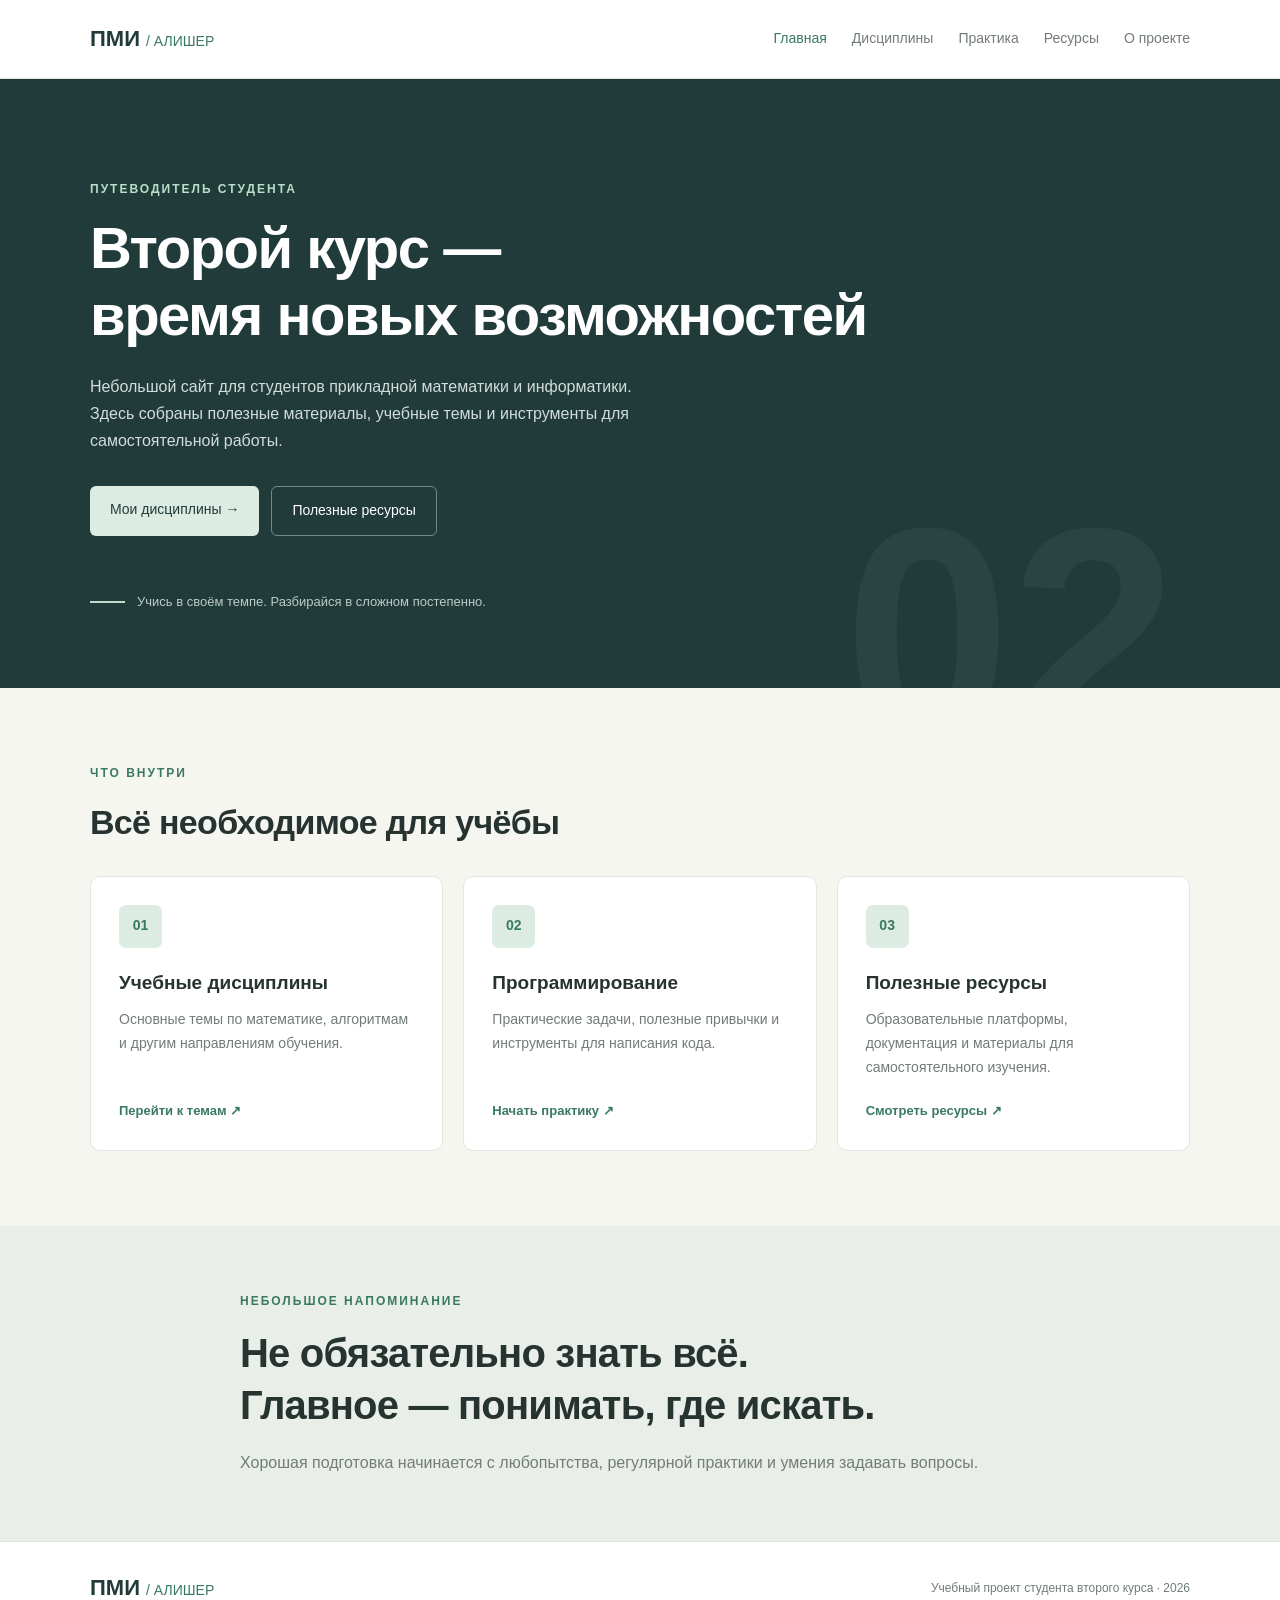
<file: index.html>
<!DOCTYPE html>
<html lang="ru">
<head>
    <meta charset="UTF-8">
    <meta name="viewport" content="width=device-width, initial-scale=1.0">
    <title>ПМИ — путеводитель студента</title>
    <link rel="stylesheet" href="style.css">
</head>
<body>

<header class="header">
    <div class="container nav">
        <a href="index.html" class="logo">ПМИ <span>/ АЛИШЕР</span></a>

        <nav>
            <a href="index.html" class="active">Главная</a>
            <a href="subjects.html">Дисциплины</a>
            <a href="practice.html">Практика</a>
            <a href="resources.html">Ресурсы</a>
            <a href="about.html">О проекте</a>
        </nav>
    </div>
</header>

<main>
    <section class="hero">
        <div class="container hero-content">
            <p class="eyebrow">ПУТЕВОДИТЕЛЬ СТУДЕНТА</p>
            <h1>Второй курс —<br>время новых возможностей</h1>
            <p class="hero-text">
                Небольшой сайт для студентов прикладной математики
                и информатики. Здесь собраны полезные материалы,
                учебные темы и инструменты для самостоятельной работы.
            </p>

            <div class="hero-buttons">
                <a href="subjects.html" class="button button-light">
                    Мои дисциплины →
                </a>
                <a href="resources.html" class="button button-outline">
                    Полезные ресурсы
                </a>
            </div>

            <div class="hero-note">
                <span class="note-line"></span>
                Учись в своём темпе. Разбирайся в сложном постепенно.
            </div>
        </div>
        <div class="hero-decoration">02</div>
    </section>

    <section class="section">
        <div class="container">
            <div class="section-heading">
                <div>
                    <p class="eyebrow">ЧТО ВНУТРИ</p>
                    <h2>Всё необходимое для учёбы</h2>
                </div>
                
            </div>

            <div class="cards">
                <a href="subjects.html" class="card">
                    <div class="card-number">01</div>
                    <h3>Учебные дисциплины</h3>
                    <p>
                        Основные темы по математике, алгоритмам
                        и другим направлениям обучения.
                    </p>
                    <span class="card-link">Перейти к темам ↗</span>
                </a>

                <a href="practice.html" class="card">
                    <div class="card-number">02</div>
                    <h3>Программирование</h3>
                    <p>
                        Практические задачи, полезные привычки
                        и инструменты для написания кода.
                    </p>
                    <span class="card-link">Начать практику ↗</span>
                </a>

                <a href="resources.html" class="card">
                    <div class="card-number">03</div>
                    <h3>Полезные ресурсы</h3>
                    <p>
                        Образовательные платформы, документация
                        и материалы для самостоятельного изучения.
                    </p>
                    <span class="card-link">Смотреть ресурсы ↗</span>
                </a>
            </div>
        </div>
    </section>

    <section class="quote-section">
        <div class="container quote-content">
            <p class="eyebrow">НЕБОЛЬШОЕ НАПОМИНАНИЕ</p>
            <h2>Не обязательно знать всё.<br>Главное — понимать, где искать.</h2>
            <p>
                Хорошая подготовка начинается с любопытства,
                регулярной практики и умения задавать вопросы.
            </p>
        </div>
    </section>
</main>

<footer class="footer">
    <div class="container footer-content">
        <a href="index.html" class="logo">ПМИ <span>/ АЛИШЕР</span></a>
        <p>Учебный проект студента второго курса · 2026</p>
    </div>
</footer>

</body>
</html>
</file>
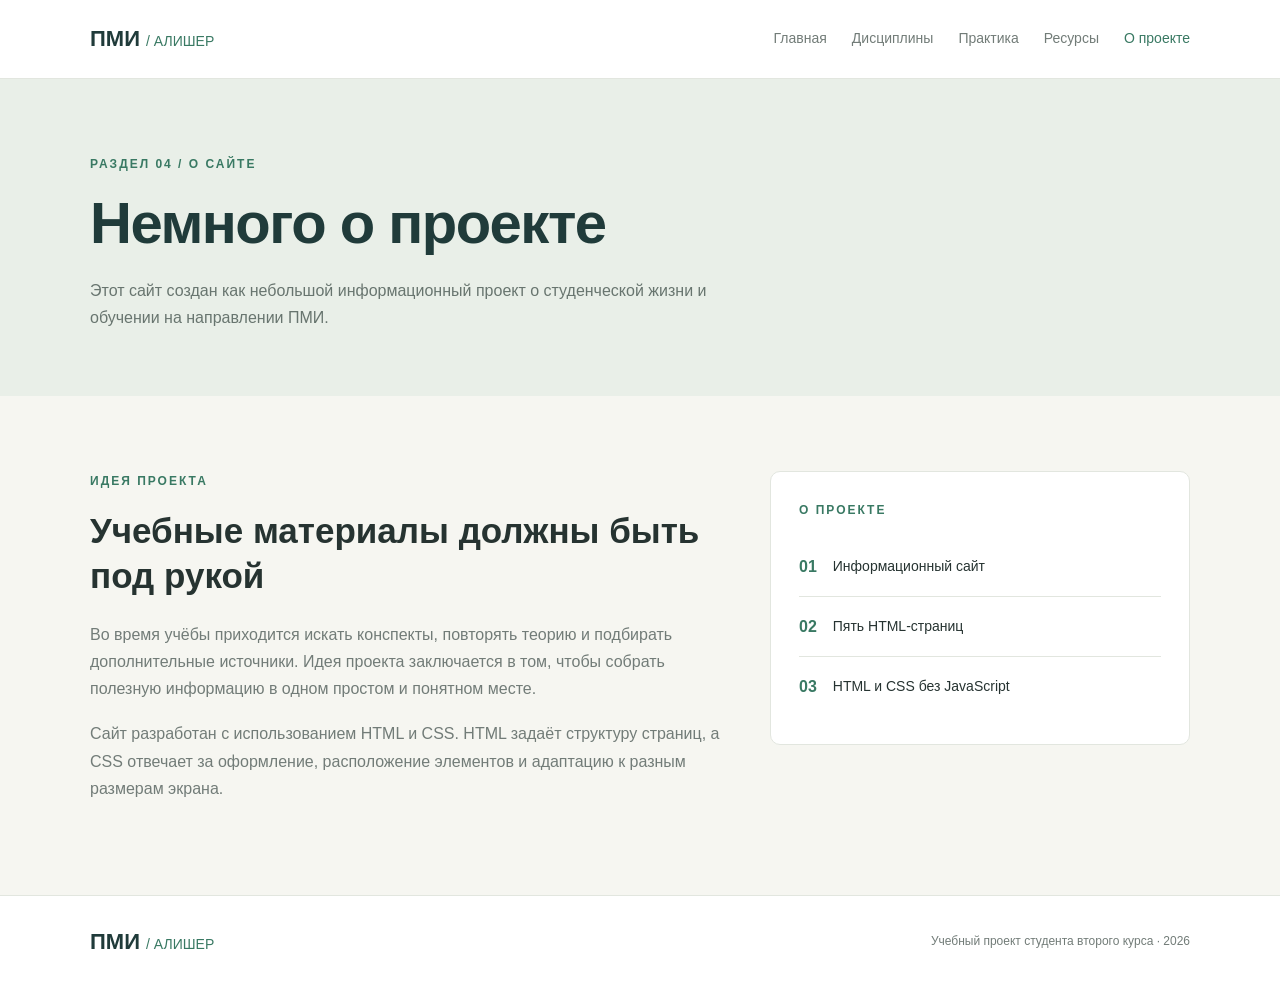
<file: about.html>
<!DOCTYPE html>
<html lang="ru">
<head>
    <meta charset="UTF-8">
    <meta name="viewport" content="width=device-width, initial-scale=1.0">
    <title>О проекте — ПМИ Student</title>
    <link rel="stylesheet" href="style.css">
</head>
<body>

<header class="header">
    <div class="container nav">
        <a href="index.html" class="logo">ПМИ <span>/ АЛИШЕР</span></a>
        <nav>
            <a href="index.html">Главная</a>
            <a href="subjects.html">Дисциплины</a>
            <a href="practice.html">Практика</a>
            <a href="resources.html">Ресурсы</a>
            <a href="about.html" class="active">О проекте</a>
        </nav>
    </div>
</header>

<main>
    <section class="page-hero">
        <div class="container">
            <p class="eyebrow">РАЗДЕЛ 04 / О САЙТЕ</p>
            <h1>Немного о проекте</h1>
            <p>
                Этот сайт создан как небольшой информационный проект
                о студенческой жизни и обучении на направлении ПМИ.
            </p>
        </div>
    </section>

    <section class="section">
        <div class="container about-layout">
            <div class="about-main">
                <p class="eyebrow">ИДЕЯ ПРОЕКТА</p>
                <h2>Учебные материалы должны быть под рукой</h2>
                <p>
                    Во время учёбы приходится искать конспекты, повторять
                    теорию и подбирать дополнительные источники.
                    Идея проекта заключается в том, чтобы собрать
                    полезную информацию в одном простом и понятном месте.
                </p>
                <p>
                    Сайт разработан с использованием HTML и CSS.
                    HTML задаёт структуру страниц, а CSS отвечает
                    за оформление, расположение элементов и адаптацию
                    к разным размерам экрана.
                </p>
            </div>

            <aside class="about-card">
                <p class="eyebrow">О ПРОЕКТЕ</p>
                <div class="about-stat">
                    <span>01</span>
                    <p>Информационный сайт</p>
                </div>
                <div class="about-stat">
                    <span>02</span>
                    <p>Пять HTML-страниц</p>
                </div>
                <div class="about-stat">
                    <span>03</span>
                    <p>HTML и CSS без JavaScript</p>
                </div>
            </aside>
        </div>
    </section>
</main>

<footer class="footer">
    <div class="container footer-content">
        <a href="index.html" class="logo">ПМИ <span>/ АЛИШЕР</span></a>
        <p>Учебный проект студента второго курса · 2026</p>
    </div>
</footer>

</body>
</html>
</file>
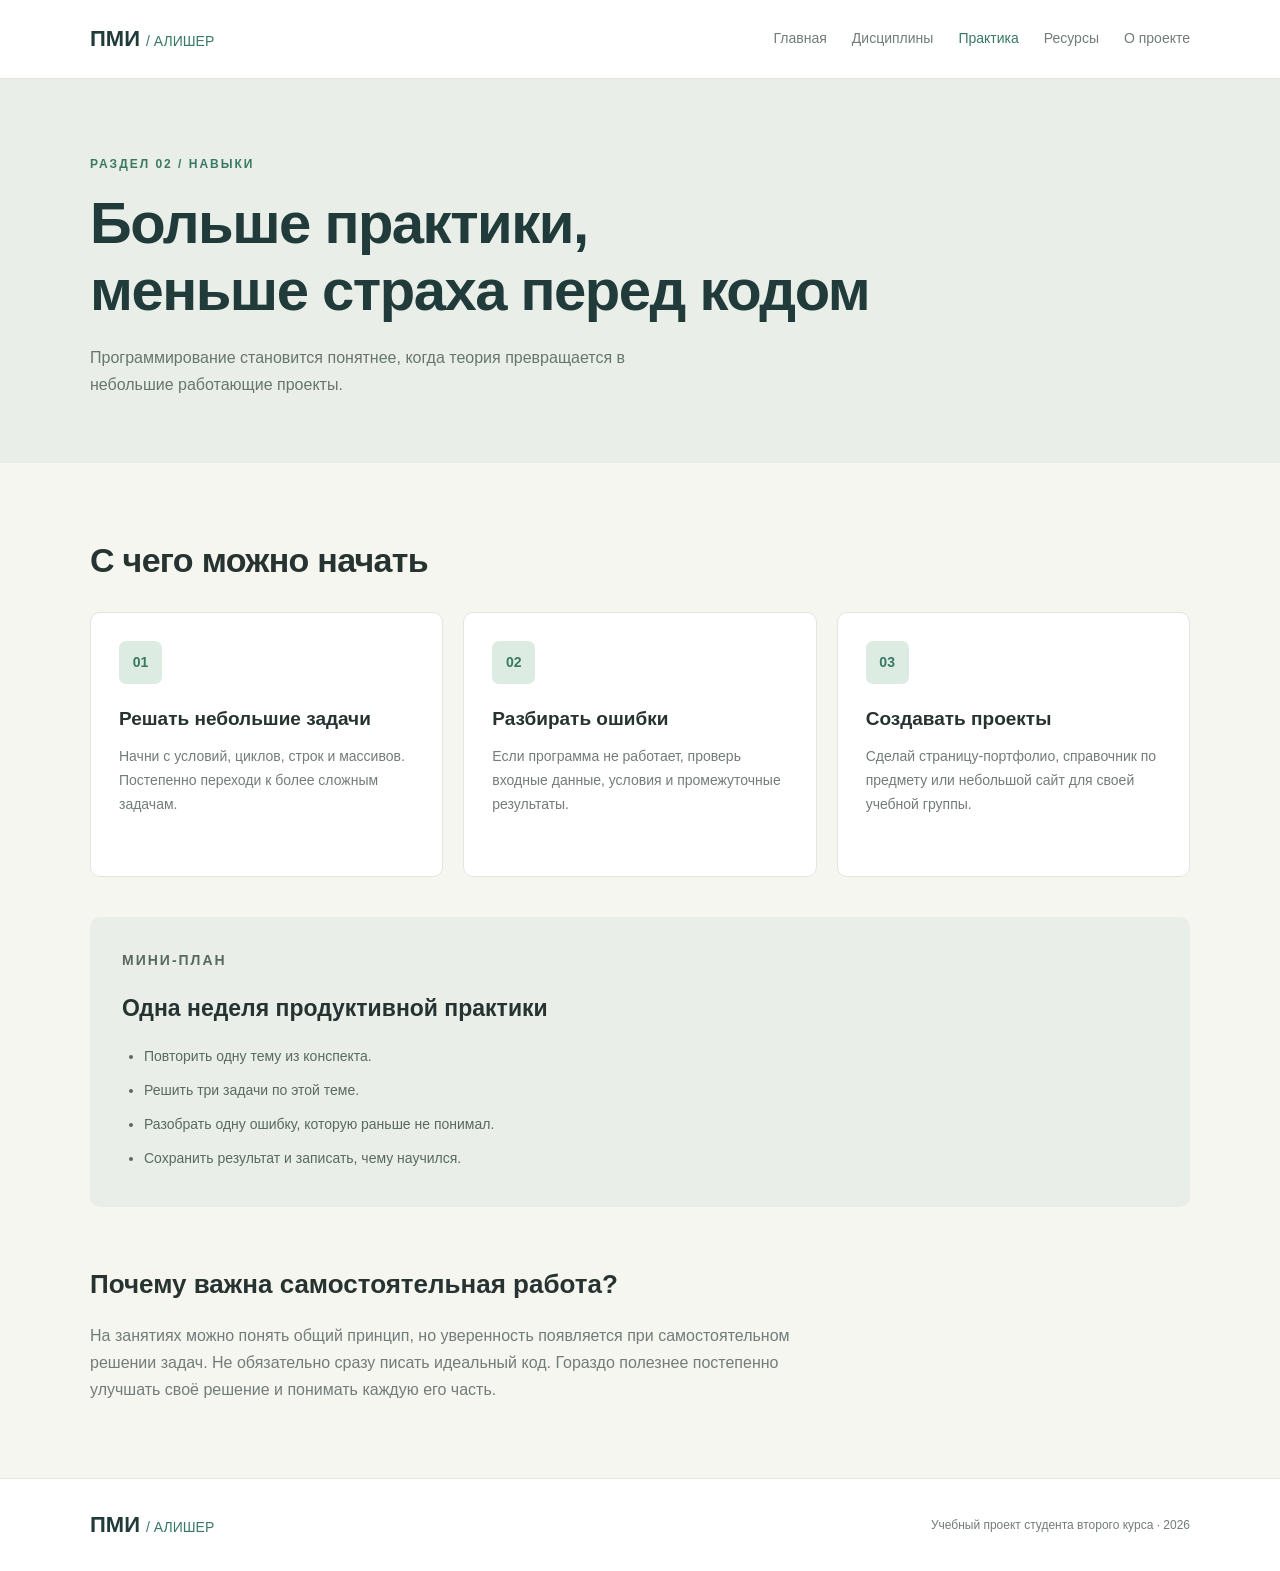
<file: practice.html>
<!DOCTYPE html>
<html lang="ru">
<head>
    <meta charset="UTF-8">
    <meta name="viewport" content="width=device-width, initial-scale=1.0">
    <title>Практика — ПМИ Student</title>
    <link rel="stylesheet" href="style.css">
</head>
<body>

<header class="header">
    <div class="container nav">
        <a href="index.html" class="logo">ПМИ <span>/ АЛИШЕР</span></a>
        <nav>
            <a href="index.html">Главная</a>
            <a href="subjects.html">Дисциплины</a>
            <a href="practice.html" class="active">Практика</a>
            <a href="resources.html">Ресурсы</a>
            <a href="about.html">О проекте</a>
        </nav>
    </div>
</header>

<main>
    <section class="page-hero">
        <div class="container">
            <p class="eyebrow">РАЗДЕЛ 02 / НАВЫКИ</p>
            <h1>Больше практики,<br>меньше страха перед кодом</h1>
            <p>
                Программирование становится понятнее, когда теория
                превращается в небольшие работающие проекты.
            </p>
        </div>
    </section>

    <section class="section">
        <div class="container">
            <h2 class="section-title">С чего можно начать</h2>

            <div class="cards">
                <article class="card">
                    <div class="card-number">01</div>
                    <h3>Решать небольшие задачи</h3>
                    <p>
                        Начни с условий, циклов, строк и массивов.
                        Постепенно переходи к более сложным задачам.
                    </p>
                </article>

                <article class="card">
                    <div class="card-number">02</div>
                    <h3>Разбирать ошибки</h3>
                    <p>
                        Если программа не работает, проверь входные данные,
                        условия и промежуточные результаты.
                    </p>
                </article>

                <article class="card">
                    <div class="card-number">03</div>
                    <h3>Создавать проекты</h3>
                    <p>
                        Сделай страницу-портфолио, справочник по предмету
                        или небольшой сайт для своей учебной группы.
                    </p>
                </article>
            </div>

            <div class="info-panel">
                <p class="eyebrow">МИНИ-ПЛАН</p>
                <h2>Одна неделя продуктивной практики</h2>
                <ul class="study-list">
                    <li>Повторить одну тему из конспекта.</li>
                    <li>Решить три задачи по этой теме.</li>
                    <li>Разобрать одну ошибку, которую раньше не понимал.</li>
                    <li>Сохранить результат и записать, чему научился.</li>
                </ul>
            </div>

            <div class="text-block">
                <h2>Почему важна самостоятельная работа?</h2>
                <p>
                    На занятиях можно понять общий принцип, но уверенность
                    появляется при самостоятельном решении задач.
                    Не обязательно сразу писать идеальный код.
                    Гораздо полезнее постепенно улучшать своё решение
                    и понимать каждую его часть.
                </p>
            </div>
        </div>
    </section>
</main>

<footer class="footer">
    <div class="container footer-content">
        <a href="index.html" class="logo">ПМИ <span>/ АЛИШЕР</span></a>
        <p>Учебный проект студента второго курса · 2026</p>
    </div>
</footer>

</body>
</html>
</file>
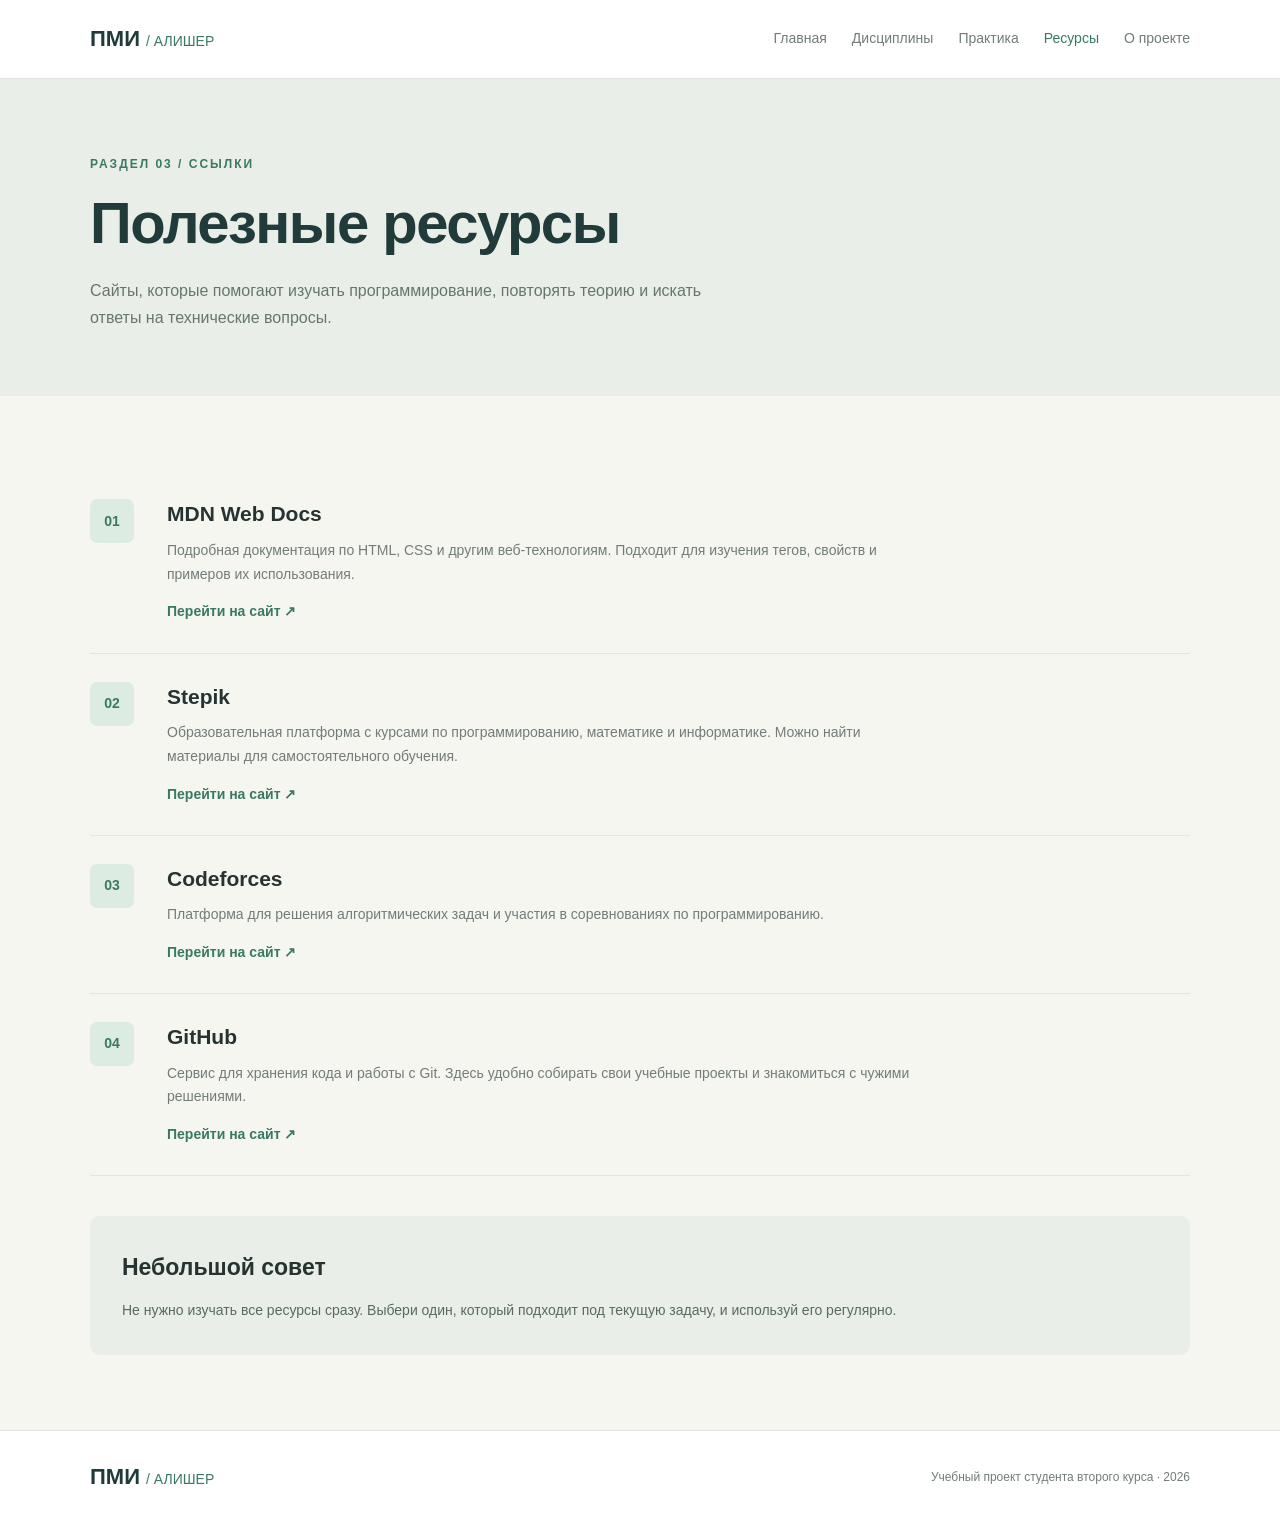
<file: resources.html>
<!DOCTYPE html>
<html lang="ru">
<head>
    <meta charset="UTF-8">
    <meta name="viewport" content="width=device-width, initial-scale=1.0">
    <title>Ресурсы — ПМИ Student</title>
    <link rel="stylesheet" href="style.css">
</head>
<body>

<header class="header">
    <div class="container nav">
        <a href="index.html" class="logo">ПМИ <span>/ АЛИШЕР</span></a>
        <nav>
            <a href="index.html">Главная</a>
            <a href="subjects.html">Дисциплины</a>
            <a href="practice.html">Практика</a>
            <a href="resources.html" class="active">Ресурсы</a>
            <a href="about.html">О проекте</a>
        </nav>
    </div>
</header>

<main>
    <section class="page-hero">
        <div class="container">
            <p class="eyebrow">РАЗДЕЛ 03 / ССЫЛКИ</p>
            <h1>Полезные ресурсы</h1>
            <p>
                Сайты, которые помогают изучать программирование,
                повторять теорию и искать ответы на технические вопросы.
            </p>
        </div>
    </section>

    <section class="section">
        <div class="container">
            <div class="resource-list">

                <article class="resource-item">
                    <div class="resource-icon">01</div>
                    <div class="resource-info">
                        <h2>MDN Web Docs</h2>
                        <p>
                            Подробная документация по HTML, CSS
                            и другим веб-технологиям. Подходит для изучения
                            тегов, свойств и примеров их использования.
                        </p>
                        <a href="https://developer.mozilla.org/ru/"
                           target="_blank" rel="noopener noreferrer">
                            Перейти на сайт ↗
                        </a>
                    </div>
                </article>

                <article class="resource-item">
                    <div class="resource-icon">02</div>
                    <div class="resource-info">
                        <h2>Stepik</h2>
                        <p>
                            Образовательная платформа с курсами по
                            программированию, математике и информатике.
                            Можно найти материалы для самостоятельного обучения.
                        </p>
                        <a href="https://stepik.org/"
                           target="_blank" rel="noopener noreferrer">
                            Перейти на сайт ↗
                        </a>
                    </div>
                </article>

                <article class="resource-item">
                    <div class="resource-icon">03</div>
                    <div class="resource-info">
                        <h2>Codeforces</h2>
                        <p>
                            Платформа для решения алгоритмических задач
                            и участия в соревнованиях по программированию.
                        </p>
                        <a href="https://codeforces.com/"
                           target="_blank" rel="noopener noreferrer">
                            Перейти на сайт ↗
                        </a>
                    </div>
                </article>

                <article class="resource-item">
                    <div class="resource-icon">04</div>
                    <div class="resource-info">
                        <h2>GitHub</h2>
                        <p>
                            Сервис для хранения кода и работы с Git.
                            Здесь удобно собирать свои учебные проекты
                            и знакомиться с чужими решениями.
                        </p>
                        <a href="https://github.com/"
                           target="_blank" rel="noopener noreferrer">
                            Перейти на сайт ↗
                        </a>
                    </div>
                </article>

            </div>

            <div class="info-panel">
                <h2>Небольшой совет</h2>
                <p>
                    Не нужно изучать все ресурсы сразу. Выбери один,
                    который подходит под текущую задачу, и используй его
                    регулярно.
                </p>
            </div>
        </div>
    </section>
</main>

<footer class="footer">
    <div class="container footer-content">
        <a href="index.html" class="logo">ПМИ <span>/ АЛИШЕР</span></a>
        <p>Учебный проект студента второго курса · 2026</p>
    </div>
</footer>

</body>
</html>
</file>
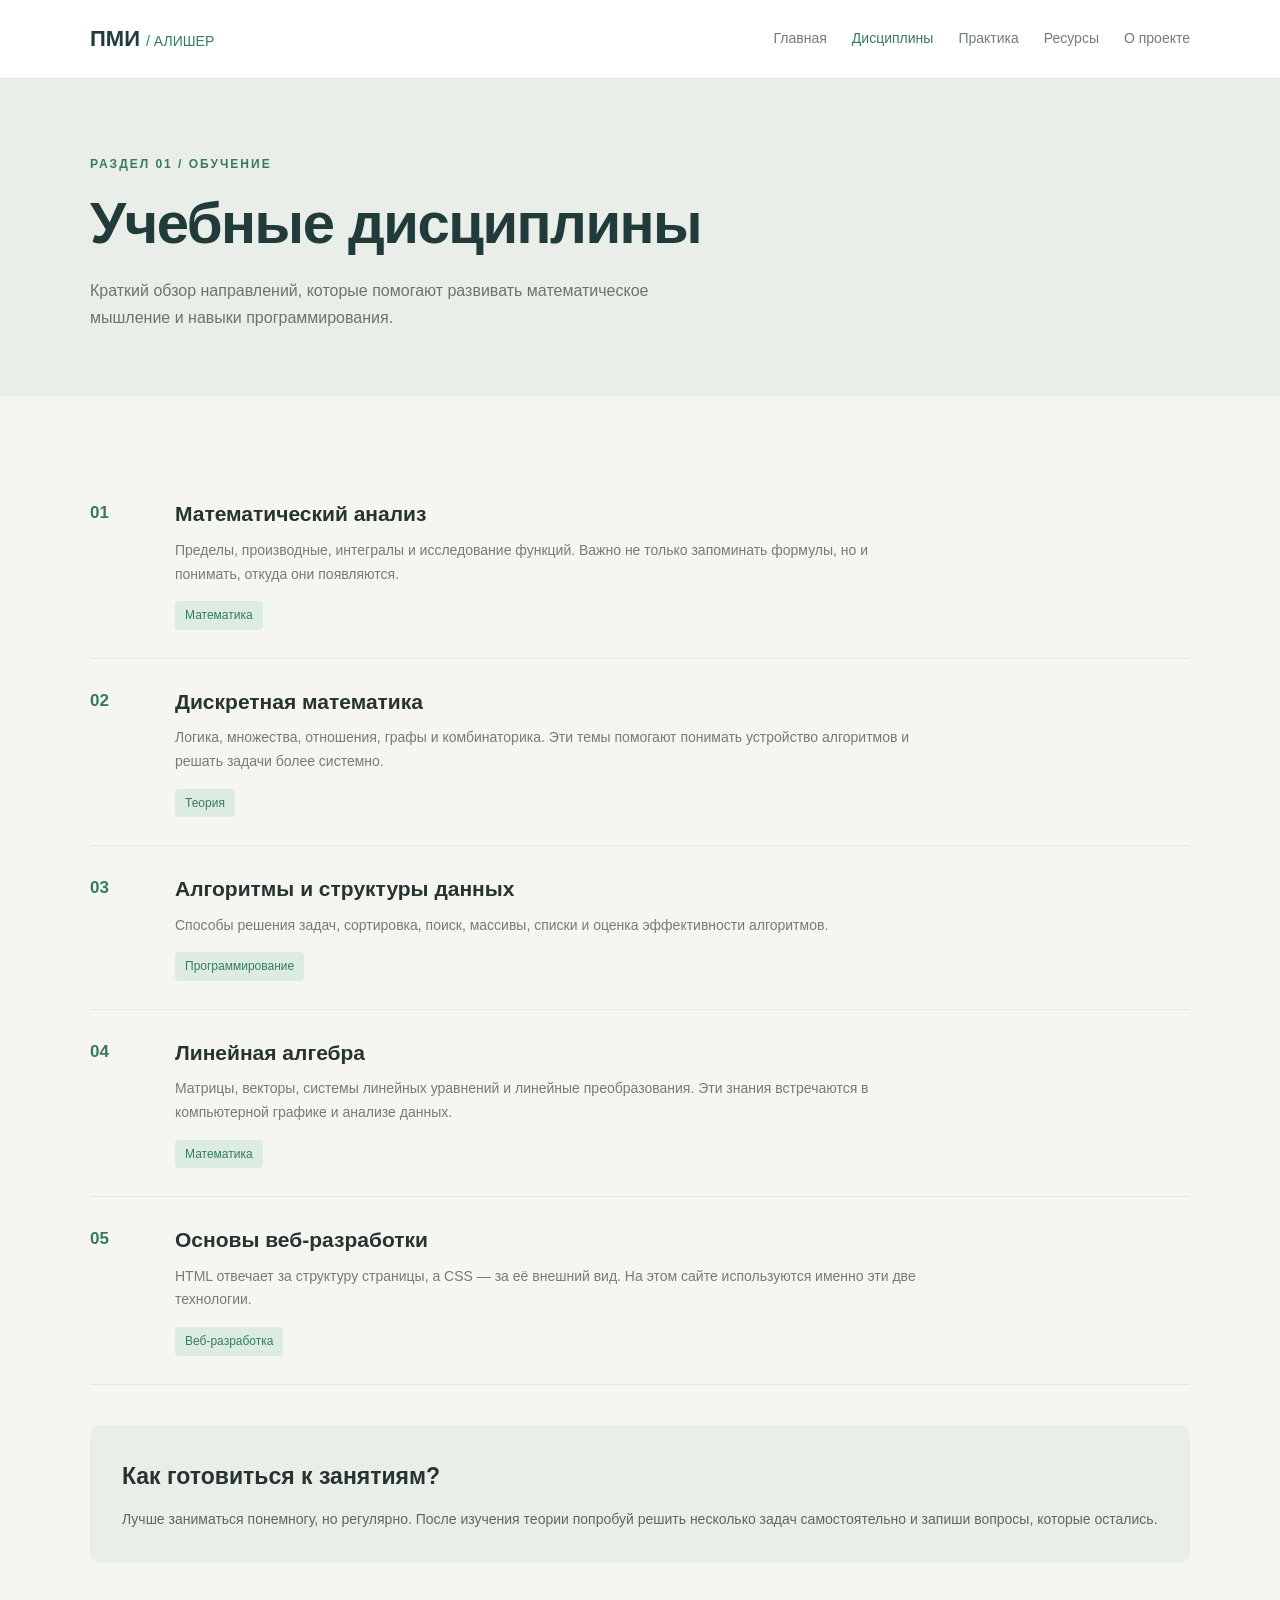
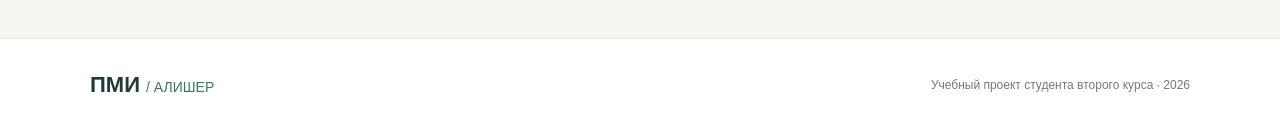
<file: subjects.html>
<!DOCTYPE html>
<html lang="ru">
<head>
    <meta charset="UTF-8">
    <meta name="viewport" content="width=device-width, initial-scale=1.0">
    <title>Дисциплины — ПМИ Student</title>
    <link rel="stylesheet" href="style.css">
</head>
<body>

<header class="header">
    <div class="container nav">
        <a href="index.html" class="logo">ПМИ <span>/ АЛИШЕР</span></a>
        <nav>
            <a href="index.html">Главная</a>
            <a href="subjects.html" class="active">Дисциплины</a>
            <a href="practice.html">Практика</a>
            <a href="resources.html">Ресурсы</a>
            <a href="about.html">О проекте</a>
        </nav>
    </div>
</header>

<main>
    <section class="page-hero">
        <div class="container">
            <p class="eyebrow">РАЗДЕЛ 01 / ОБУЧЕНИЕ</p>
            <h1>Учебные дисциплины</h1>
            <p>
                Краткий обзор направлений, которые помогают развивать
                математическое мышление и навыки программирования.
            </p>
        </div>
    </section>

    <section class="section">
        <div class="container">
            <div class="subject-list">

                <article class="subject-item">
                    <span class="subject-index">01</span>
                    <div>
                        <h2>Математический анализ</h2>
                        <p>
                            Пределы, производные, интегралы и исследование
                            функций. Важно не только запоминать формулы,
                            но и понимать, откуда они появляются.
                        </p>
                        <span class="tag">Математика</span>
                    </div>
                </article>

                <article class="subject-item">
                    <span class="subject-index">02</span>
                    <div>
                        <h2>Дискретная математика</h2>
                        <p>
                            Логика, множества, отношения, графы и комбинаторика.
                            Эти темы помогают понимать устройство алгоритмов
                            и решать задачи более системно.
                        </p>
                        <span class="tag">Теория</span>
                    </div>
                </article>

                <article class="subject-item">
                    <span class="subject-index">03</span>
                    <div>
                        <h2>Алгоритмы и структуры данных</h2>
                        <p>
                            Способы решения задач, сортировка, поиск,
                            массивы, списки и оценка эффективности алгоритмов.
                        </p>
                        <span class="tag">Программирование</span>
                    </div>
                </article>

                <article class="subject-item">
                    <span class="subject-index">04</span>
                    <div>
                        <h2>Линейная алгебра</h2>
                        <p>
                            Матрицы, векторы, системы линейных уравнений
                            и линейные преобразования. Эти знания встречаются
                            в компьютерной графике и анализе данных.
                        </p>
                        <span class="tag">Математика</span>
                    </div>
                </article>

                <article class="subject-item">
                    <span class="subject-index">05</span>
                    <div>
                        <h2>Основы веб-разработки</h2>
                        <p>
                            HTML отвечает за структуру страницы,
                            а CSS — за её внешний вид. На этом сайте
                            используются именно эти две технологии.
                        </p>
                        <span class="tag">Веб-разработка</span>
                    </div>
                </article>

            </div>

            <div class="info-panel">
                <h2>Как готовиться к занятиям?</h2>
                <p>
                    Лучше заниматься понемногу, но регулярно.
                    После изучения теории попробуй решить несколько задач
                    самостоятельно и запиши вопросы, которые остались.
                </p>
            </div>
        </div>
    </section>
</main>

<footer class="footer">
    <div class="container footer-content">
        <a href="index.html" class="logo">ПМИ <span>/ АЛИШЕР</span></a>
        <p>Учебный проект студента второго курса · 2026</p>
    </div>
</footer>

</body>
</html>
</file>
<file: style.css>
/* Основные настройки */

:root {
    --dark: #203b3a;
    --green: #397963;
    --mint: #dcece2;
    --bg: #f6f6f1;
    --white: #ffffff;
    --text: #263331;
    --muted: #727c78;
    --border: #e2e6df;
}

* {
    margin: 0;
    padding: 0;
    box-sizing: border-box;
}

html {
    scroll-behavior: smooth;
}

body {
    font-family: Arial, Helvetica, sans-serif;
    background: var(--bg);
    color: var(--text);
    line-height: 1.7;
}

a {
    color: inherit;
    text-decoration: none;
}

.container {
    width: min(1100px, 90%);
    margin: 0 auto;
}

/* Навигация */

.header {
    background: var(--white);
    border-bottom: 1px solid var(--border);
}

.nav {
    min-height: 78px;
    display: flex;
    align-items: center;
    justify-content: space-between;
    gap: 24px;
}

.logo {
    font-size: 22px;
    font-weight: 700;
    color: var(--dark);
    white-space: nowrap;
}

.logo span {
    color: var(--green);
    font-size: 14px;
    font-weight: 400;
}

nav {
    display: flex;
    align-items: center;
    gap: 25px;
    flex-wrap: wrap;
}

nav a {
    color: var(--muted);
    font-size: 14px;
    transition: color 0.2s;
}

nav a:hover,
nav a.active {
    color: var(--green);
}

/* Главный экран */

.hero {
    position: relative;
    overflow: hidden;
    background: var(--dark);
    color: var(--white);
    padding: 100px 0 75px;
}

.hero-content {
    position: relative;
    z-index: 1;
}

.eyebrow {
    color: var(--green);
    font-size: 12px;
    font-weight: 700;
    letter-spacing: 2px;
    margin-bottom: 16px;
}

.hero .eyebrow {
    color: #b9dfc8;
}

.hero h1,
.page-hero h1 {
    font-size: clamp(34px, 5vw, 58px);
    line-height: 1.15;
    letter-spacing: -1.5px;
    font-weight: 600;
}

.hero-text {
    max-width: 590px;
    color: #d1ddda;
    margin-top: 24px;
    font-size: 16px;
}

.hero-buttons {
    display: flex;
    flex-wrap: wrap;
    gap: 12px;
    margin-top: 32px;
}

.button {
    display: inline-block;
    padding: 12px 20px;
    border-radius: 6px;
    font-size: 14px;
    transition: background 0.2s, color 0.2s;
}

.button-light {
    background: var(--mint);
    color: var(--dark);
}

.button-light:hover {
    background: #c5e0cf;
}

.button-outline {
    border: 1px solid #718b82;
    color: var(--white);
}

.button-outline:hover {
    background: #31534d;
}

.hero-note {
    display: flex;
    align-items: center;
    gap: 12px;
    color: #bdcbc5;
    font-size: 13px;
    margin-top: 55px;
}

.note-line {
    width: 35px;
    height: 2px;
    background: #b9dfc8;
}

.hero-decoration {
    position: absolute;
    right: 8%;
    bottom: -95px;
    color: rgba(255, 255, 255, 0.045);
    font-size: 300px;
    line-height: 1;
    font-weight: 700;
    pointer-events: none;
}

/* Общие секции */

.section {
    padding: 75px 0;
}

.section-heading {
    display: flex;
    align-items: end;
    justify-content: space-between;
    gap: 25px;
    margin-bottom: 32px;
}

.section-heading h2,
.section-title {
    font-size: clamp(25px, 3vw, 34px);
    line-height: 1.3;
    letter-spacing: -0.7px;
}

.section-description {
    color: var(--muted);
    max-width: 260px;
    font-size: 14px;
}

.section-title {
    margin-bottom: 30px;
}

/* Карточки главной страницы */

.cards {
    display: grid;
    grid-template-columns: repeat(3, 1fr);
    gap: 20px;
}

.card {
    display: flex;
    flex-direction: column;
    align-items: flex-start;
    background: var(--white);
    border: 1px solid var(--border);
    border-radius: 10px;
    padding: 28px;
    min-height: 265px;
    transition: transform 0.2s, box-shadow 0.2s;
}

a.card:hover {
    transform: translateY(-4px);
    box-shadow: 0 10px 25px rgba(32, 59, 58, 0.07);
}

.card-number {
    display: flex;
    align-items: center;
    justify-content: center;
    width: 43px;
    height: 43px;
    background: var(--mint);
    color: var(--green);
    border-radius: 7px;
    font-size: 14px;
    font-weight: 700;
    margin-bottom: 22px;
}

.card h3 {
    font-size: 19px;
    line-height: 1.4;
    margin-bottom: 12px;
}

.card p {
    color: var(--muted);
    font-size: 14px;
    margin-bottom: 20px;
}

.card-link {
    color: var(--green);
    font-size: 13px;
    font-weight: 700;
    margin-top: auto;
}

/* Цитата на главной */

.quote-section {
    background: #e9efe8;
    padding: 65px 0;
}

.quote-content {
    max-width: 800px;
}

.quote-content h2 {
    font-size: clamp(27px, 4vw, 40px);
    line-height: 1.3;
    letter-spacing: -0.8px;
}

.quote-content > p:last-child {
    color: var(--muted);
    margin-top: 18px;
}

/* Заголовки внутренних страниц */

.page-hero {
    background: #e9efe8;
    padding: 75px 0 65px;
}

.page-hero h1 {
    color: var(--dark);
}

.page-hero p:last-child {
    max-width: 620px;
    color: #68756f;
    margin-top: 20px;
}

/* Дисциплины */

.subject-list {
    display: flex;
    flex-direction: column;
}

.subject-item {
    display: grid;
    grid-template-columns: 65px 1fr;
    gap: 20px;
    padding: 28px 0;
    border-bottom: 1px solid var(--border);
}

.subject-index {
    color: var(--green);
    font-size: 17px;
    font-weight: 700;
}

.subject-item h2,
.resource-info h2 {
    font-size: 21px;
    line-height: 1.4;
    margin-bottom: 10px;
}

.subject-item p,
.resource-info p {
    color: var(--muted);
    font-size: 14px;
    max-width: 750px;
}

.tag {
    display: inline-block;
    margin-top: 15px;
    padding: 4px 10px;
    background: var(--mint);
    color: var(--green);
    border-radius: 4px;
    font-size: 12px;
}

/* Информационный блок */

.info-panel {
    background: #e9efe8;
    border-radius: 10px;
    padding: 32px;
    margin-top: 40px;
}

.info-panel h2 {
    font-size: 23px;
    margin-bottom: 12px;
}

.info-panel p {
    color: #596962;
    font-size: 14px;
}

/* Список практических советов */

.study-list {
    padding-left: 22px;
    color: #596962;
    font-size: 14px;
}

.study-list li {
    padding: 5px 0;
}

.text-block {
    max-width: 750px;
    margin-top: 55px;
}

.text-block h2 {
    font-size: 26px;
    margin-bottom: 15px;
}

.text-block p {
    color: var(--muted);
}

/* Полезные ресурсы */

.resource-list {
    display: flex;
    flex-direction: column;
}

.resource-item {
    display: grid;
    grid-template-columns: 55px 1fr;
    gap: 22px;
    padding: 28px 0;
    border-bottom: 1px solid var(--border);
}

.resource-icon {
    width: 44px;
    height: 44px;
    display: flex;
    align-items: center;
    justify-content: center;
    background: var(--mint);
    border-radius: 7px;
    color: var(--green);
    font-size: 14px;
    font-weight: 700;
}

.resource-info a {
    display: inline-block;
    color: var(--green);
    font-size: 14px;
    font-weight: 700;
    margin-top: 14px;
}

.resource-info a:hover {
    text-decoration: underline;
}

/* О проекте */

.about-layout {
    display: grid;
    grid-template-columns: 1.5fr 1fr;
    gap: 50px;
    align-items: start;
}

.about-main h2 {
    font-size: clamp(26px, 3vw, 35px);
    line-height: 1.3;
    margin-bottom: 22px;
}

.about-main > p:not(.eyebrow) {
    color: var(--muted);
    margin-bottom: 18px;
}

.about-card {
    background: var(--white);
    border: 1px solid var(--border);
    border-radius: 10px;
    padding: 28px;
}

.about-stat {
    display: flex;
    align-items: center;
    gap: 16px;
    padding: 16px 0;
    border-bottom: 1px solid var(--border);
}

.about-stat:last-child {
    border-bottom: none;
}

.about-stat span {
    color: var(--green);
    font-weight: 700;
}

.about-stat p {
    font-size: 14px;
}

/* Подвал */

.footer {
    border-top: 1px solid var(--border);
    background: var(--white);
    padding: 27px 0;
}

.footer-content {
    display: flex;
    align-items: center;
    justify-content: space-between;
    gap: 20px;
}

.footer-content p {
    color: var(--muted);
    font-size: 12px;
}

/* Отображение на телефонах */

@media (max-width: 850px) {
    .nav {
        padding: 18px 0;
        align-items: flex-start;
        flex-direction: column;
    }

    nav {
        gap: 12px 20px;
    }

    .cards {
        grid-template-columns: repeat(2, 1fr);
    }

    .about-layout {
        grid-template-columns: 1fr;
        gap: 30px;
    }

    .section-heading {
        align-items: flex-start;
        flex-direction: column;
    }
}

@media (max-width: 560px) {
    .hero {
        padding: 65px 0 50px;
    }

    .hero h1,
    .page-hero h1 {
        letter-spacing: -0.8px;
    }

    .hero-decoration {
        font-size: 180px;
        right: -5px;
    }

    .hero-note {
        margin-top: 35px;
        align-items: flex-start;
    }

    .section {
        padding: 50px 0;
    }

    .page-hero {
        padding: 50px 0;
    }

    .cards {
        grid-template-columns: 1fr;
    }

    .card {
        min-height: auto;
    }

    .subject-item {
        grid-template-columns: 35px 1fr;
        gap: 12px;
    }

    .resource-item {
        grid-template-columns: 40px 1fr;
        gap: 15px;
    }

    .resource-icon {
        width: 36px;
        height: 36px;
    }

    .info-panel {
        padding: 23px;
    }

    .footer-content {
        align-items: flex-start;
        flex-direction: column;
        gap: 10px;
    }
}
</file>
